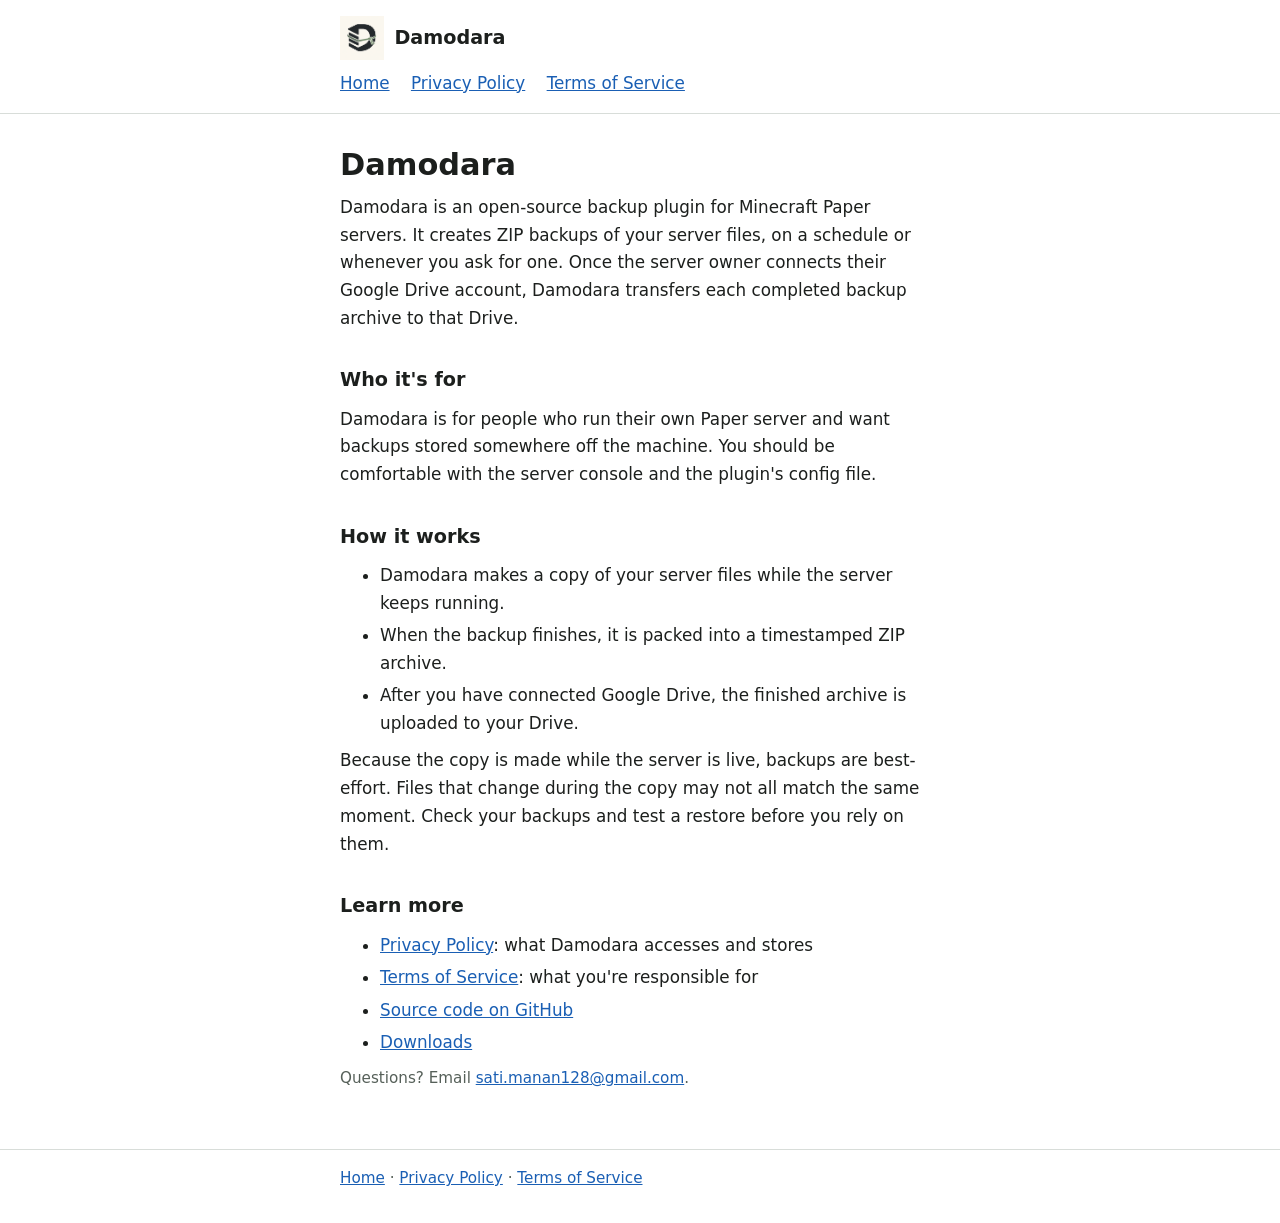
<file: docs/index.html>
<!DOCTYPE html>
<html lang="en">
<head>
<meta charset="utf-8">
<meta name="viewport" content="width=device-width, initial-scale=1">
<title>Damodara – backups for Paper servers</title>
<link rel="stylesheet" href="./style.css">
</head>
<body>
<header><div class="wrap">
<a class="brand" href="./index.html"><img class="logo" src="./logo.png" alt="Damodara logo"><span>Damodara</span></a>
<nav>
<a href="./index.html">Home</a>
<a href="./privacy.html">Privacy Policy</a>
<a href="./terms.html">Terms of Service</a>
</nav>
</div></header>
<main><div class="wrap">
<h1>Damodara</h1>
<p>Damodara is an open-source backup plugin for Minecraft Paper servers. It creates ZIP backups of your server files, on a schedule or whenever you ask for one. Once the server owner connects their Google Drive account, Damodara transfers each completed backup archive to that Drive.</p>

<h2>Who it's for</h2>
<p>Damodara is for people who run their own Paper server and want backups stored somewhere off the machine. You should be comfortable with the server console and the plugin's config file.</p>

<h2>How it works</h2>
<ul>
<li>Damodara makes a copy of your server files while the server keeps running.</li>
<li>When the backup finishes, it is packed into a timestamped ZIP archive.</li>
<li>After you have connected Google Drive, the finished archive is uploaded to your Drive.</li>
</ul>
<p>Because the copy is made while the server is live, backups are best-effort. Files that change during the copy may not all match the same moment. Check your backups and test a restore before you rely on them.</p>

<h2>Learn more</h2>
<ul>
<li><a href="./privacy.html">Privacy Policy</a>: what Damodara accesses and stores</li>
<li><a href="./terms.html">Terms of Service</a>: what you're responsible for</li>
<li><a href="https://github.com/manan4mc/damodara">Source code on GitHub</a></li>
<li><a href="https://github.com/manan4mc/damodara/releases">Downloads</a></li>
</ul>

<p class="note">Questions? Email <a href="mailto:sati.manan128@gmail.com">sati.manan128@gmail.com</a>.</p>
</div></main>
<footer><div class="wrap">
<a href="./index.html">Home</a> · <a href="./privacy.html">Privacy Policy</a> · <a href="./terms.html">Terms of Service</a>
</div></footer>
</body>
</html>
</file>
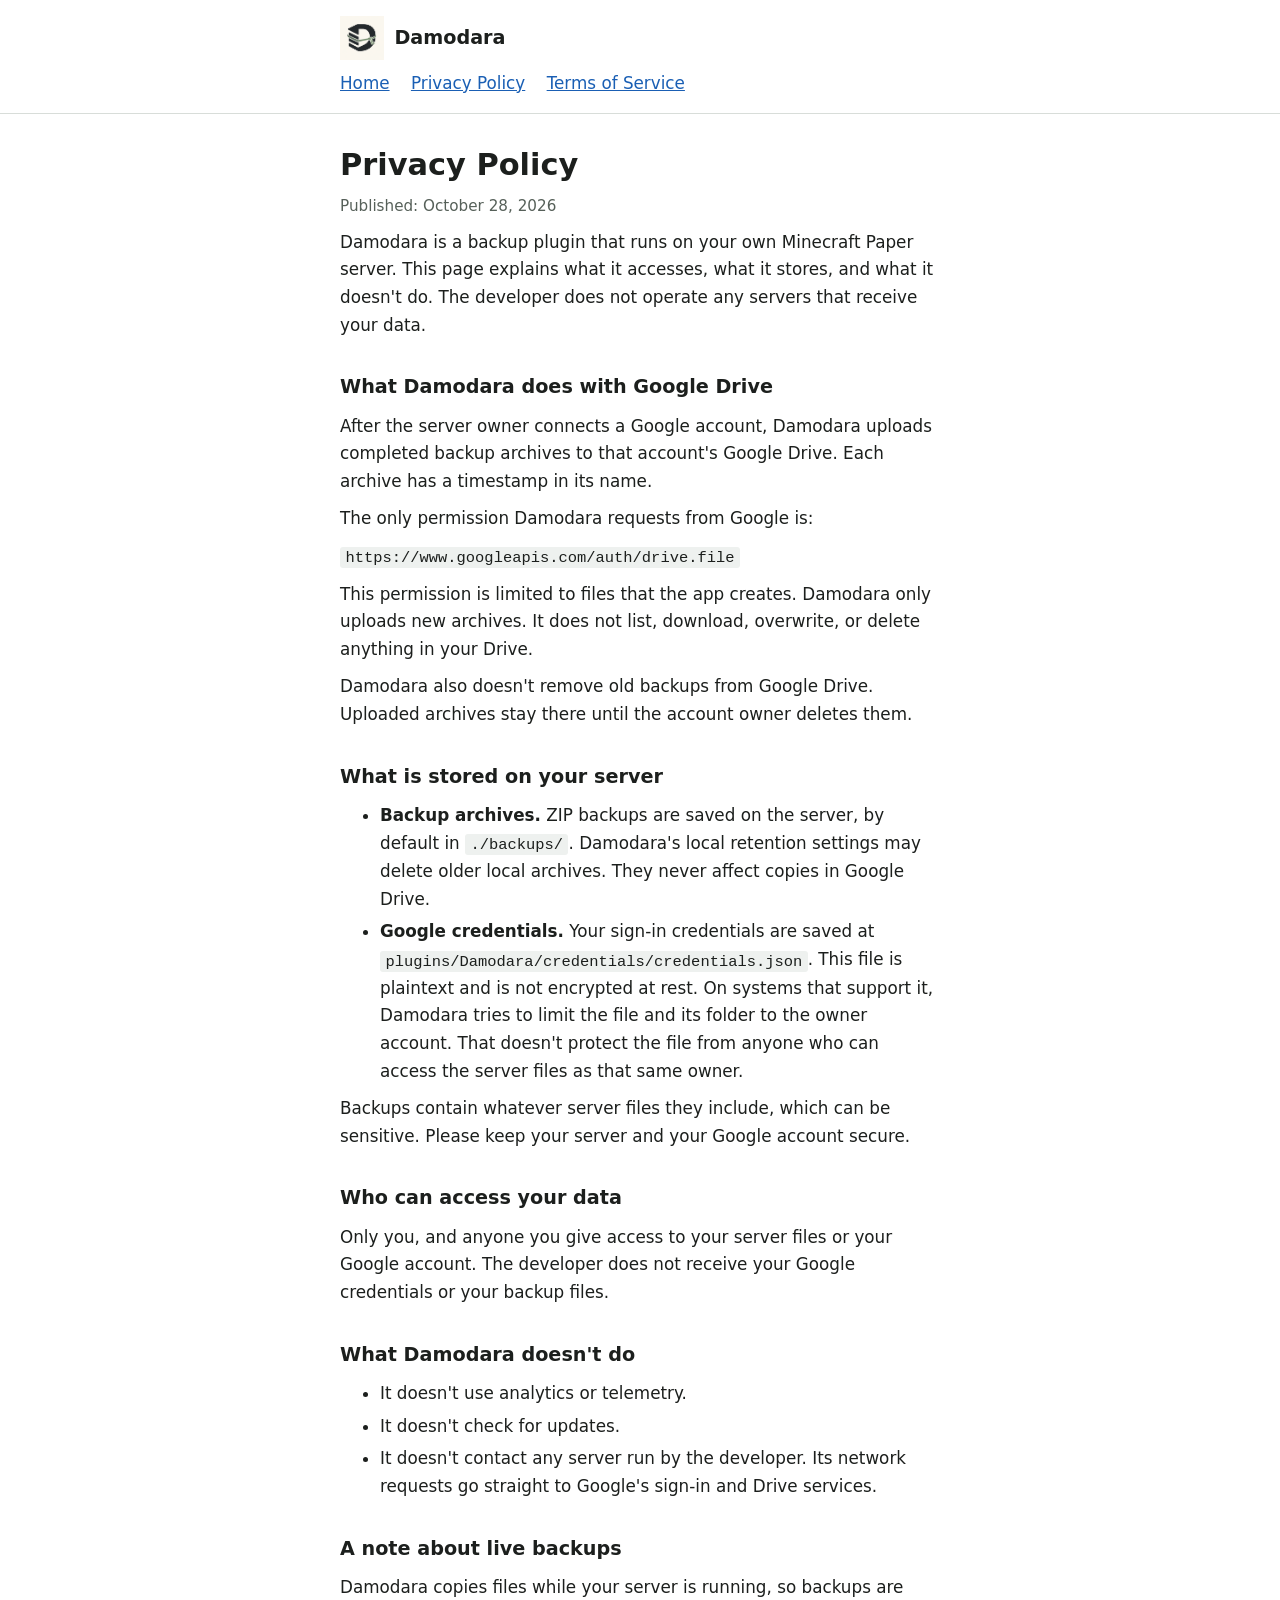
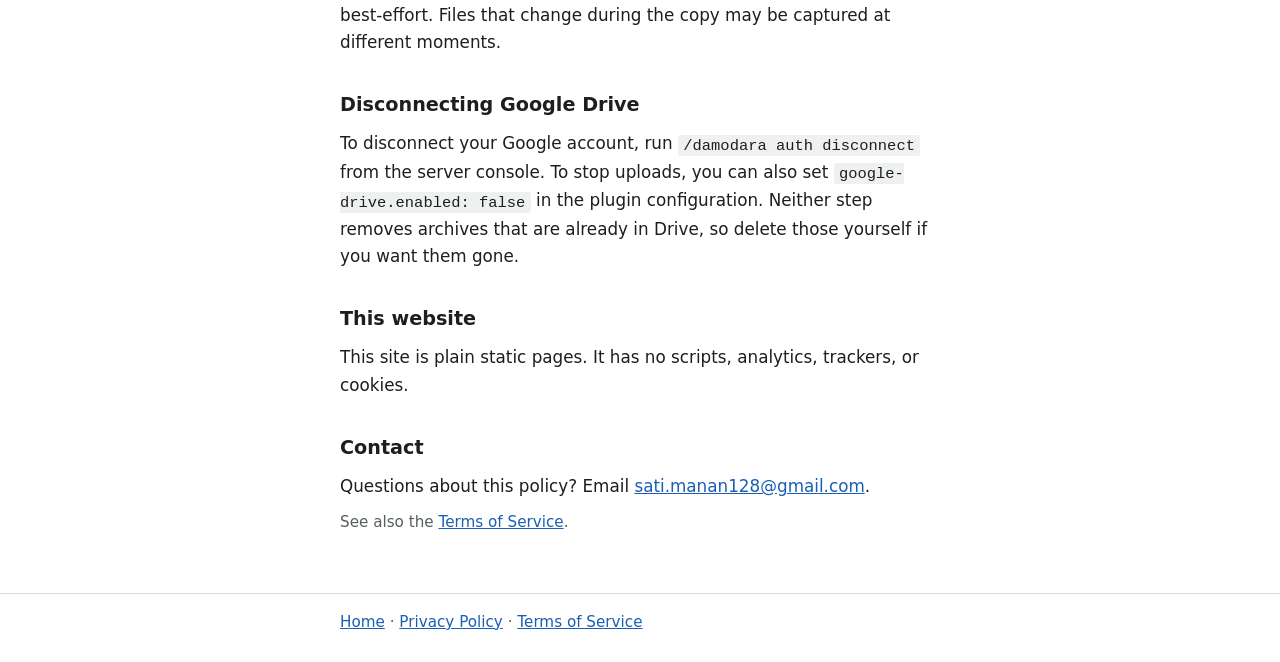
<file: docs/privacy.html>
<!DOCTYPE html>
<html lang="en">
<head>
<meta charset="utf-8">
<meta name="viewport" content="width=device-width, initial-scale=1">
<title>Privacy Policy – Damodara</title>
<link rel="stylesheet" href="./style.css">
</head>
<body>
<header><div class="wrap">
<a class="brand" href="./index.html"><img class="logo" src="./logo.png" alt="Damodara logo"><span>Damodara</span></a>
<nav>
<a href="./index.html">Home</a>
<a href="./privacy.html">Privacy Policy</a>
<a href="./terms.html">Terms of Service</a>
</nav>
</div></header>
<main><div class="wrap">
<h1>Privacy Policy</h1>
<p class="note">Published: October 28, 2026</p>

<p>Damodara is a backup plugin that runs on your own Minecraft Paper server. This page explains what it accesses, what it stores, and what it doesn't do. The developer does not operate any servers that receive your data.</p>

<h2>What Damodara does with Google Drive</h2>
<p>After the server owner connects a Google account, Damodara uploads completed backup archives to that account's Google Drive. Each archive has a timestamp in its name.</p>
<p>The only permission Damodara requests from Google is:</p>
<p><code>https://www.googleapis.com/auth/drive.file</code></p>
<p>This permission is limited to files that the app creates. Damodara only uploads new archives. It does not list, download, overwrite, or delete anything in your Drive.</p>
<p>Damodara also doesn't remove old backups from Google Drive. Uploaded archives stay there until the account owner deletes them.</p>

<h2>What is stored on your server</h2>
<ul>
<li><b>Backup archives.</b> ZIP backups are saved on the server, by default in <code>./backups/</code>. Damodara's local retention settings may delete older local archives. They never affect copies in Google Drive.</li>
<li><b>Google credentials.</b> Your sign-in credentials are saved at <code>plugins/Damodara/credentials/credentials.json</code>. This file is plaintext and is not encrypted at rest. On systems that support it, Damodara tries to limit the file and its folder to the owner account. That doesn't protect the file from anyone who can access the server files as that same owner.</li>
</ul>
<p>Backups contain whatever server files they include, which can be sensitive. Please keep your server and your Google account secure.</p>

<h2>Who can access your data</h2>
<p>Only you, and anyone you give access to your server files or your Google account. The developer does not receive your Google credentials or your backup files.</p>

<h2>What Damodara doesn't do</h2>
<ul>
<li>It doesn't use analytics or telemetry.</li>
<li>It doesn't check for updates.</li>
<li>It doesn't contact any server run by the developer. Its network requests go straight to Google's sign-in and Drive services.</li>
</ul>

<h2>A note about live backups</h2>
<p>Damodara copies files while your server is running, so backups are best-effort. Files that change during the copy may be captured at different moments.</p>

<h2>Disconnecting Google Drive</h2>
<p>To disconnect your Google account, run <code>/damodara auth disconnect</code> from the server console. To stop uploads, you can also set <code>google-drive.enabled: false</code> in the plugin configuration. Neither step removes archives that are already in Drive, so delete those yourself if you want them gone.</p>

<h2>This website</h2>
<p>This site is plain static pages. It has no scripts, analytics, trackers, or cookies.</p>

<h2>Contact</h2>
<p>Questions about this policy? Email <a href="mailto:sati.manan128@gmail.com">sati.manan128@gmail.com</a>.</p>

<p class="note">See also the <a href="./terms.html">Terms of Service</a>.</p>
</div></main>
<footer><div class="wrap">
<a href="./index.html">Home</a> · <a href="./privacy.html">Privacy Policy</a> · <a href="./terms.html">Terms of Service</a>
</div></footer>
</body>
</html>
</file>
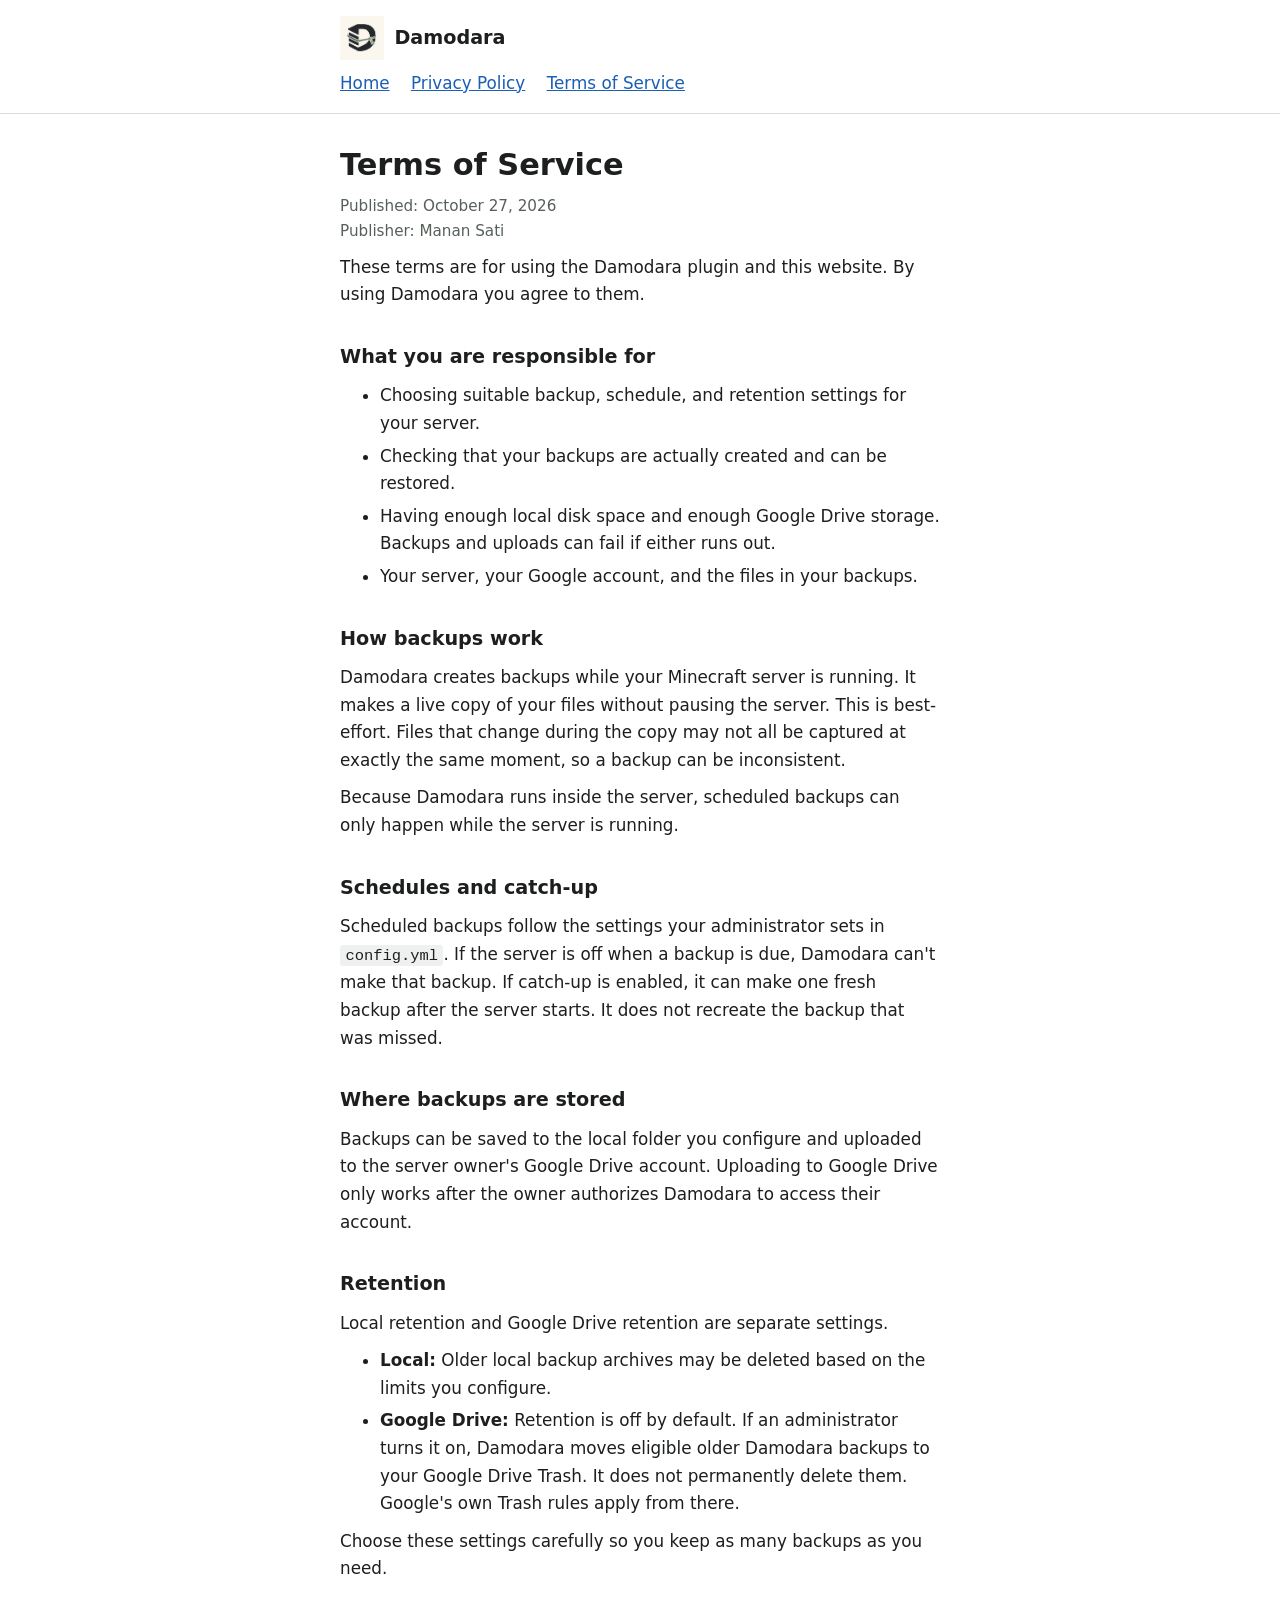
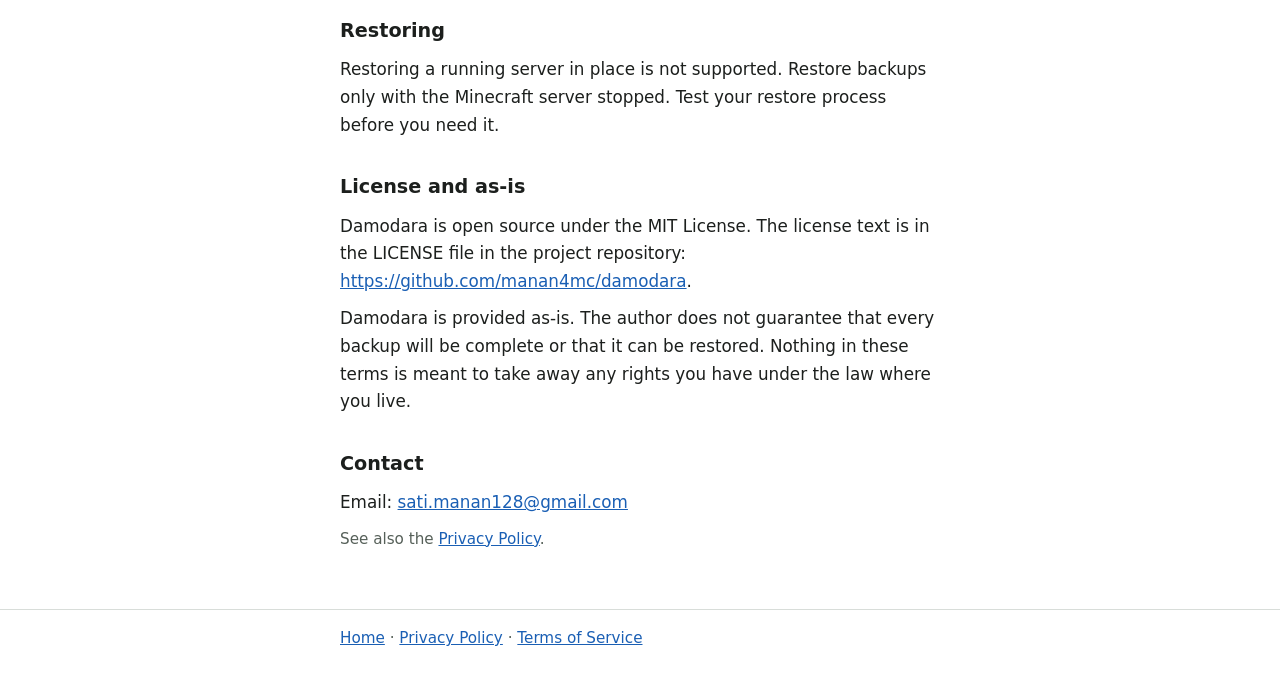
<file: docs/terms.html>
<!DOCTYPE html>
<html lang="en">
<head>
<meta charset="utf-8">
<meta name="viewport" content="width=device-width, initial-scale=1">
<title>Terms of Service – Damodara</title>
<link rel="stylesheet" href="./style.css">
</head>
<body>
<header><div class="wrap">
<a class="brand" href="./index.html"><img class="logo" src="./logo.png" alt="Damodara logo"><span>Damodara</span></a>
<nav>
<a href="./index.html">Home</a>
<a href="./privacy.html">Privacy Policy</a>
<a href="./terms.html">Terms of Service</a>
</nav>
</div></header>
<main><div class="wrap">
<h1>Terms of Service</h1>
<p class="note">Published: October 27, 2026<br>Publisher: Manan Sati</p>

<p>These terms are for using the Damodara plugin and this website. By using Damodara you agree to them.</p>

<h2>What you are responsible for</h2>
<ul>
<li>Choosing suitable backup, schedule, and retention settings for your server.</li>
<li>Checking that your backups are actually created and can be restored.</li>
<li>Having enough local disk space and enough Google Drive storage. Backups and uploads can fail if either runs out.</li>
<li>Your server, your Google account, and the files in your backups.</li>
</ul>

<h2>How backups work</h2>
<p>Damodara creates backups while your Minecraft server is running. It makes a live copy of your files without pausing the server. This is best-effort. Files that change during the copy may not all be captured at exactly the same moment, so a backup can be inconsistent.</p>
<p>Because Damodara runs inside the server, scheduled backups can only happen while the server is running.</p>

<h2>Schedules and catch-up</h2>
<p>Scheduled backups follow the settings your administrator sets in <code>config.yml</code>. If the server is off when a backup is due, Damodara can't make that backup. If catch-up is enabled, it can make one fresh backup after the server starts. It does not recreate the backup that was missed.</p>

<h2>Where backups are stored</h2>
<p>Backups can be saved to the local folder you configure and uploaded to the server owner's Google Drive account. Uploading to Google Drive only works after the owner authorizes Damodara to access their account.</p>

<h2>Retention</h2>
<p>Local retention and Google Drive retention are separate settings.</p>
<ul>
<li><b>Local:</b> Older local backup archives may be deleted based on the limits you configure.</li>
<li><b>Google Drive:</b> Retention is off by default. If an administrator turns it on, Damodara moves eligible older Damodara backups to your Google Drive Trash. It does not permanently delete them. Google's own Trash rules apply from there.</li>
</ul>
<p>Choose these settings carefully so you keep as many backups as you need.</p>

<h2>Restoring</h2>
<p>Restoring a running server in place is not supported. Restore backups only with the Minecraft server stopped. Test your restore process before you need it.</p>

<h2>License and as-is</h2>
<p>Damodara is open source under the MIT License. The license text is in the LICENSE file in the project repository: <a href="https://github.com/manan4mc/damodara">https://github.com/manan4mc/damodara</a>.</p>
<p>Damodara is provided as-is. The author does not guarantee that every backup will be complete or that it can be restored. Nothing in these terms is meant to take away any rights you have under the law where you live.</p>

<h2>Contact</h2>
<p>Email: <a href="mailto:sati.manan128@gmail.com">sati.manan128@gmail.com</a></p>

<p class="note">See also the <a href="./privacy.html">Privacy Policy</a>.</p>
</div></main>
<footer><div class="wrap">
<a href="./index.html">Home</a> · <a href="./privacy.html">Privacy Policy</a> · <a href="./terms.html">Terms of Service</a>
</div></footer>
</body>
</html>
</file>
<file: docs/style.css>
:root{color-scheme:light dark;--bg:#ffffff;--fg:#1c1f1d;--muted:#566059;--link:#1a5fb4;--line:#d8ddd9;--code:#eef1ef}
@media (prefers-color-scheme:dark){:root{--bg:#161a18;--fg:#e6eae7;--muted:#9ba69f;--link:#7fb2f0;--line:#2c3430;--code:#232a26}}
*{box-sizing:border-box}
body{margin:0;background:var(--bg);color:var(--fg);font:1.05rem/1.65 system-ui,-apple-system,"Segoe UI",Roboto,sans-serif}
.wrap{max-width:40rem;margin:0 auto;padding:0 1.25rem}
header{border-bottom:1px solid var(--line)}
header .wrap{padding-top:1rem;padding-bottom:1rem}
.brand{display:flex;align-items:center;gap:.65rem;margin:0 0 .6rem;font-weight:700;font-size:1.2rem;color:var(--fg);text-decoration:none}
.logo{display:block;height:2.75rem;width:auto;max-width:5rem;object-fit:contain}
nav a{margin-right:1rem}
a{color:var(--link)}
a:focus-visible{outline:2px solid var(--link);outline-offset:2px}
main{padding:2rem 0 3rem}
h1{font-size:1.9rem;line-height:1.25;margin:0 0 .5rem}
h2{font-size:1.2rem;margin:2rem 0 .4rem}
p,ul,ol{margin:.6rem 0}
li{margin:.3rem 0}
code{background:var(--code);padding:.1em .35em;border-radius:3px;font-size:.92em;overflow-wrap:anywhere}
.note{color:var(--muted);font-size:.95rem}
footer{border-top:1px solid var(--line);color:var(--muted);font-size:.95rem}
footer .wrap{padding-top:1rem;padding-bottom:2rem}
</file>
